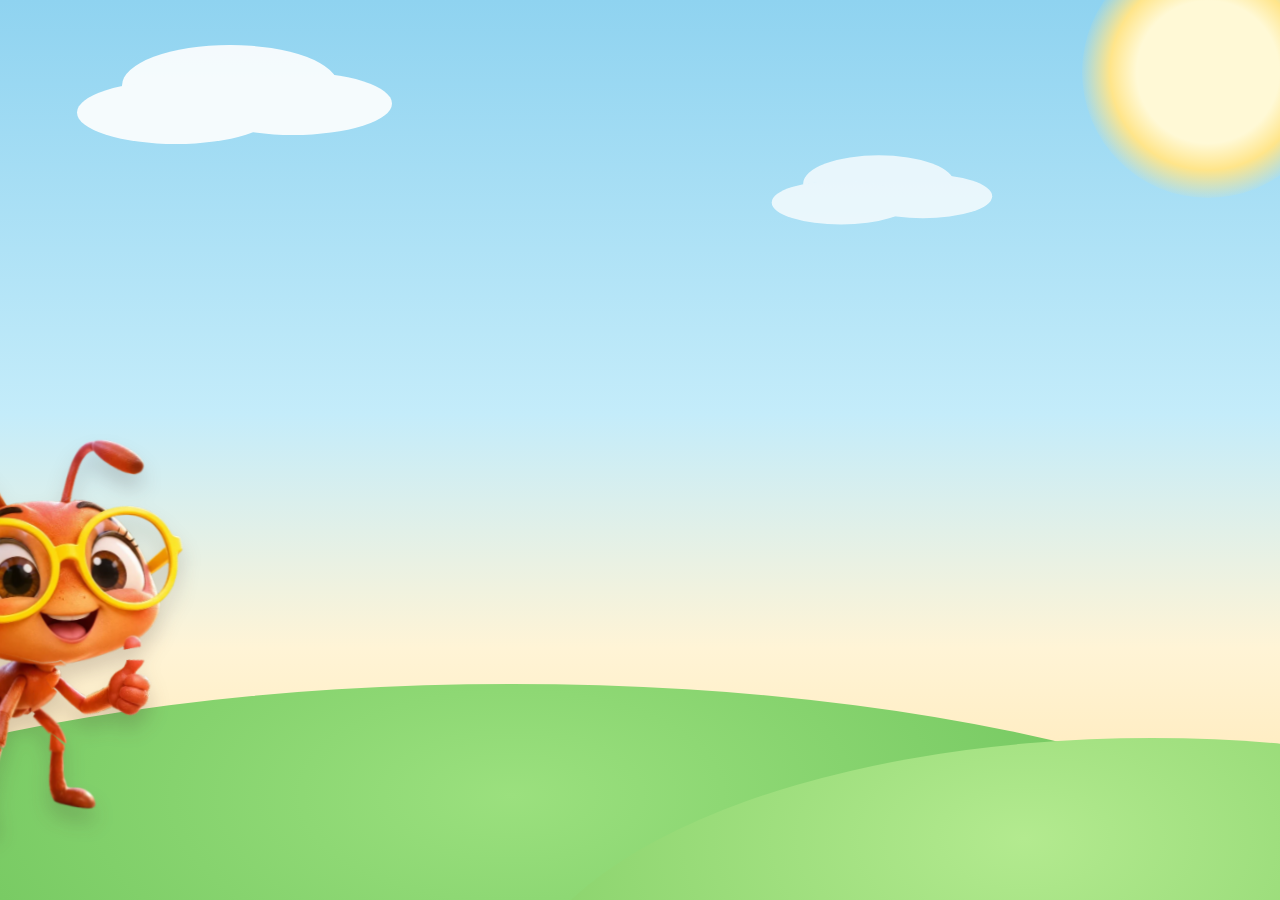
<file: intro.html>
<!DOCTYPE html>
<html lang="vi">
<head>
<meta charset="utf-8">
<meta name="viewport" content="width=device-width,initial-scale=1">
<title>PiToon – intro</title>
<link rel="preconnect" href="https://fonts.googleapis.com">
<link rel="preconnect" href="https://fonts.gstatic.com" crossorigin>
<link href="https://fonts.googleapis.com/css2?family=Fredoka:wght@600;700&family=Nunito:wght@700&display=swap" rel="stylesheet">
<link rel="stylesheet" href="intro.css">
<style>html,body{margin:0;height:100%;overflow:hidden;background:#8fd4ee}</style>
</head>
<body>
<script src="intro.js"></script>
<script>
PiToonIntro.mount({ auto: true, once: false, ads: true, ignoreReduce: true, forceMotion: true });
</script>
</body>
</html>
</file>
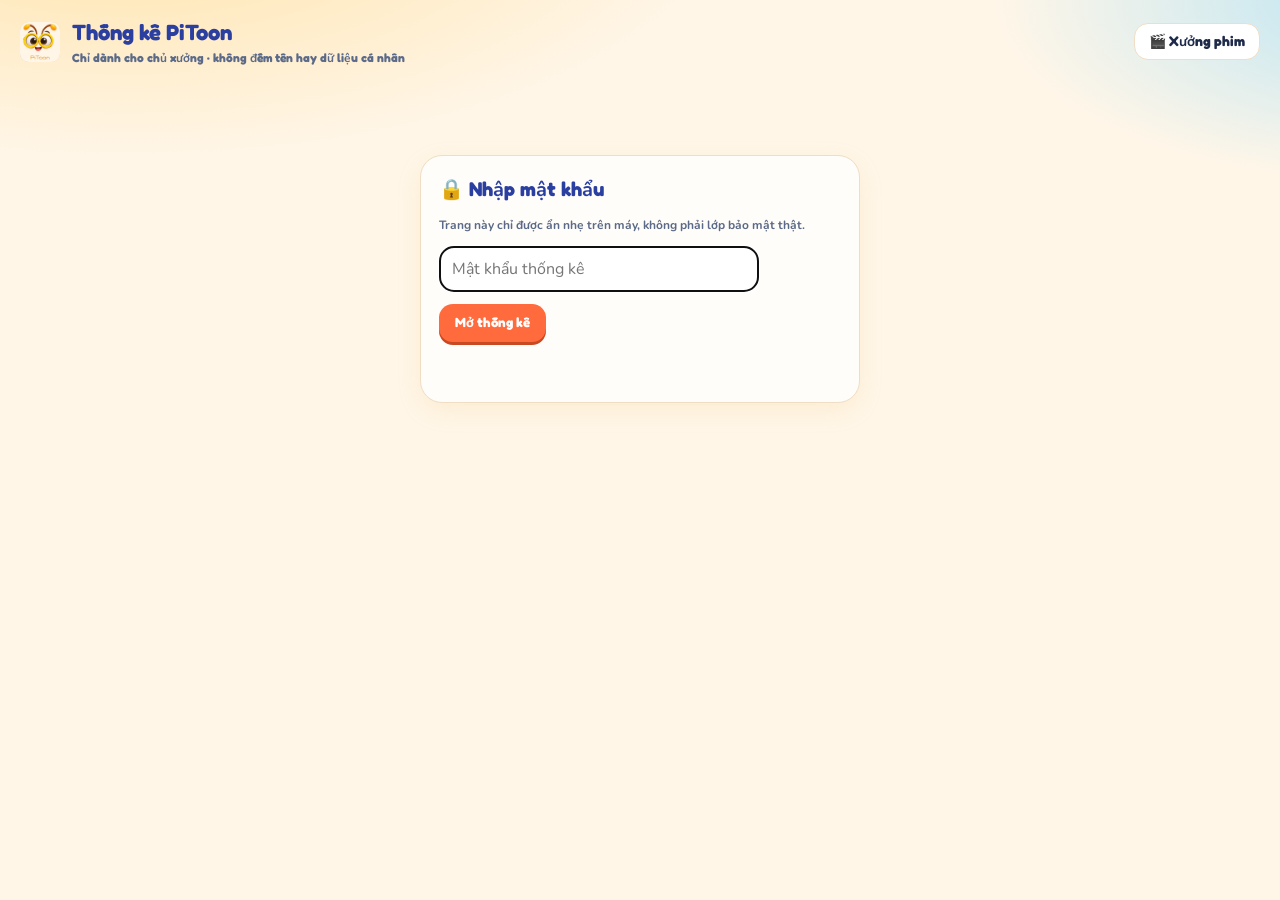
<file: thongke.html>
<!DOCTYPE html>
<html lang="vi">
<head>
<meta charset="utf-8">
<meta name="viewport" content="width=device-width,initial-scale=1,viewport-fit=cover">
<meta name="robots" content="noindex,nofollow">
<title>Thống kê PiToon</title>
<link rel="icon" href="favicon.ico">
<link rel="preconnect" href="https://fonts.googleapis.com">
<link rel="preconnect" href="https://fonts.gstatic.com" crossorigin>
<link href="https://fonts.googleapis.com/css2?family=Fredoka:wght@500;600;700&family=Nunito:wght@500;700;800&display=swap" rel="stylesheet">
<style>
:root{--bg:#fff6e8;--c:#fffdf9;--t:#1e2a4a;--m:#5b6a88;--a:#ff6b3d;--a2:#2b3fa0;--b:#f0ddc4;--ok:#16a34a;--gold:#e8b84a;--pink:#ff6b9a}
*{box-sizing:border-box}
body{margin:0;background:
  radial-gradient(1200px 500px at 10% -10%,#ffe3a8 0,transparent 50%),
  radial-gradient(900px 400px at 110% 0%,#b9e4f4 0,transparent 46%),
  var(--bg);color:var(--t);font:16px/1.5 Nunito,system-ui,-apple-system,"Segoe UI",Roboto,sans-serif;min-height:100vh}
header{display:flex;align-items:center;gap:12px;padding:16px 20px}
header img.logo{height:40px;width:auto}
header h1{font-family:Fredoka,Nunito,system-ui,sans-serif;font-size:22px;margin:0;color:var(--a2)}
header h1 small{display:block;font-size:12px;color:var(--m);font-weight:700}
main{max-width:1100px;margin:0 auto;padding:0 16px 64px}
.card{background:var(--c);border:1px solid var(--b);border-radius:22px;padding:18px;margin:12px 0;box-shadow:0 8px 24px #e8b84a22}
.g{display:grid;grid-template-columns:repeat(auto-fit,minmax(160px,1fr));gap:12px}
.stat{background:#fff;border:1px solid var(--b);border-radius:18px;padding:14px 16px}
.stat b{display:block;font-family:Fredoka,Nunito,system-ui,sans-serif;font-size:32px;color:var(--a2);line-height:1.1}
.stat span{color:var(--m);font-weight:800;font-size:13px}
h2{font-family:Fredoka,Nunito,system-ui,sans-serif;font-size:20px;margin:0 0 12px;color:var(--a2)}
table{width:100%;border-collapse:collapse;font-size:13px}
th,td{padding:8px 6px;text-align:right;border-bottom:1px dashed var(--b)}
th:first-child,td:first-child{text-align:left}
th{color:var(--m);font-size:11px;letter-spacing:.02em}
.bar-wrap{display:flex;flex-direction:column;gap:8px}
.bar-row{display:grid;grid-template-columns:110px 1fr 48px;gap:8px;align-items:center}
.bar-row span{font-weight:800;font-size:13px}
.bar{height:14px;background:#f0ddc4;border-radius:999px;overflow:hidden}
.bar i{display:block;height:100%;background:linear-gradient(90deg,#ffc84a,#ff6b3d);border-radius:999px}
.mut{color:var(--m);font-size:12px;font-weight:700}
.btn{border:0;border-radius:14px;padding:10px 16px;font-weight:800;cursor:pointer;font-family:Fredoka,Nunito,system-ui,sans-serif;background:var(--a);color:#fff;box-shadow:0 3px 0 #c94a22}
.btn[disabled]{opacity:.6;cursor:wait}
input[type=password],input[type=text]{width:100%;max-width:320px;border:1px solid var(--b);border-radius:14px;padding:10px 12px;font:inherit;background:#fff}
.err{color:#dc2626;font-weight:800;font-size:13px;min-height:1.2em}
#gate{max-width:440px;margin:8vh auto}
.note{background:#fff6;border:1px dashed var(--b);border-radius:14px;padding:10px 12px;font-size:12px;color:var(--m);font-weight:700}
#dash{display:none}
#dash.on{display:block}
</style>
</head>
<body>
<header>
  <img class="logo" src="icons/icon-192.png" alt="PiToon">
  <h1>Thống kê PiToon<small>Chỉ dành cho chủ xưởng · không đếm tên hay dữ liệu cá nhân</small></h1>
  <a href="xuongphim.html" style="margin-left:auto;border:1px solid var(--b);background:#fff;border-radius:14px;padding:8px 14px;font:700 14px Fredoka,Nunito,sans-serif;color:var(--t);text-decoration:none;white-space:nowrap">🎬 Xưởng phim</a>
</header>
<main>
  <div class="card" id="gate">
    <h2>🔒 Nhập mật khẩu</h2>
    <p class="mut">Trang này chỉ được ẩn nhẹ trên máy, không phải lớp bảo mật thật.</p>
    <form id="gateForm" style="margin-top:12px">
      <input type="password" id="pw" autocomplete="current-password" placeholder="Mật khẩu thống kê" autofocus>
      <div style="margin-top:12px"><button class="btn" type="submit">Mở thống kê</button></div>
      <p class="err" id="gateErr"></p>
    </form>
  </div>
  <div id="dash">
    <div class="card">
      <div class="row" style="display:flex;justify-content:space-between;align-items:center;gap:8px;flex-wrap:wrap">
        <h2 style="margin:0">Tổng số</h2>
        <button class="btn" id="reloadBtn" type="button">Làm mới</button>
      </div>
      <div class="g" id="totals" style="margin-top:12px"></div>
      <p class="mut" id="updated" style="margin:10px 0 0"></p>
    </div>
    <div class="card">
      <h2>Nguồn truy cập</h2>
      <div class="bar-wrap" id="sources"></div>
    </div>
    <div class="card">
      <h2>14 ngày gần nhất</h2>
      <p class="mut">Ngày tính theo UTC (chênh tối đa khoảng 7 giờ so với giờ Việt Nam, UTC+7).</p>
      <div style="overflow:auto;margin-top:8px" id="days"></div>
    </div>
    <p class="note">Bộ đếm dùng dịch vụ miễn phí Tally (tally.legible.sh), không cần tài khoản. Chỉ lưu số lượt sự kiện. Ai biết địa chỉ bộ đếm cũng có thể cộng số, nên đây là số tham khảo, không dùng để tính tiền. Mật khẩu trang này chỉ để ẩn trên trình duyệt, không phải bảo mật thật.</p>
  </div>
</main>
<script>
(function(){
  const TOPIC = "pitoon-giaangroup-ui-v1";
  const BASE = "https://tally.legible.sh/" + TOPIC + "/";
  const HASH = "6b37d7d606d2f45c9beb18f4c9244e516d02899ca1e12fda39361380e04bfa86";
  const METRICS = [
    ["app_open","Lượt mở app"],
    ["install","Lượt cài đặt"],
    ["script_created","Kịch bản đã tạo"],
    ["film_created","Phim đã dựng"],
    ["src_tiktok","Từ TikTok"],
    ["src_facebook","Từ Facebook"],
    ["src_youtube","Từ YouTube"],
    ["src_zalo","Từ Zalo"],
    ["src_direct","Trực tiếp / khác"]
  ];
  const SRC = [
    ["src_tiktok","TikTok","#111"],
    ["src_facebook","Facebook","#2b3fa0"],
    ["src_youtube","YouTube","#dc2626"],
    ["src_zalo","Zalo","#0ea5e9"],
    ["src_direct","Trực tiếp / khác","#ff6b3d"]
  ];

  async function sha(s){
    const buf = await crypto.subtle.digest("SHA-256", new TextEncoder().encode(s));
    return [...new Uint8Array(buf)].map(b=>b.toString(16).padStart(2,"0")).join("");
  }

  async function unlock(pw){
    const h = await sha(String(pw||"").trim().toLowerCase());
    if(h !== HASH) return false;
    try{ sessionStorage.setItem("pt_thongke_ok","1"); }catch(e){}
    document.getElementById("gate").style.display="none";
    document.getElementById("dash").classList.add("on");
    load();
    return true;
  }

  async function getMetric(name){
    try{
      const r = await fetch(BASE + name, { cache:"no-store", credentials:"omit", referrerPolicy:"no-referrer" });
      if(r.status === 404) return { value:0, series:{ day:[] } };
      if(!r.ok) return { value:0, series:{ day:[] } };
      const j = await r.json();
      return { value: +j.value || 0, series: j.series || { day:[] } };
    }catch(e){
      return { value:0, series:{ day:[] } };
    }
  }

  function ymdUTC(t){
    const d = new Date(t);
    const y = d.getUTCFullYear();
    const m = String(d.getUTCMonth()+1).padStart(2,"0");
    const day = String(d.getUTCDate()).padStart(2,"0");
    return y+"-"+m+"-"+day;
  }
  function last14(){
    const out=[]; const now=new Date();
    for(let i=13;i>=0;i--){
      const d=new Date(Date.UTC(now.getUTCFullYear(), now.getUTCMonth(), now.getUTCDate()-i));
      out.push(ymdUTC(d.getTime()));
    }
    return out;
  }

  function fmt(n){ return (+n||0).toLocaleString("vi-VN"); }

  async function load(){
    const btn=document.getElementById("reloadBtn");
    if(btn) btn.disabled=true;
    const data={};
    await Promise.all(METRICS.map(async ([k])=>{ data[k]=await getMetric(k); }));
    const totals=document.getElementById("totals");
    const cards=[
      ["app_open","Lượt mở app"],
      ["install","Đã cài app"],
      ["script_created","Kịch bản"],
      ["film_created","Phim"]
    ];
    totals.innerHTML=cards.map(([k,l])=>`<div class="stat"><b>${fmt(data[k].value)}</b><span>${l}</span></div>`).join("");

    const maxSrc=Math.max(1,...SRC.map(([k])=>data[k].value));
    document.getElementById("sources").innerHTML=SRC.map(([k,l,c])=>{
      const v=data[k].value, w=Math.round(v/maxSrc*100);
      return `<div class="bar-row"><span>${l}</span><div class="bar"><i style="width:${w}%;background:${c}"></i></div><span>${fmt(v)}</span></div>`;
    }).join("");

    const days=last14();
    const daily={};
    for(const [k] of METRICS){
      daily[k]={};
      for(const b of (data[k].series.day||[])){
        daily[k][ymdUTC(b.t)] = +b.sum || 0;
      }
    }
    const cols=[
      ["Ngày","date"],
      ["Mở app","app_open"],
      ["TikTok","src_tiktok"],
      ["Facebook","src_facebook"],
      ["YouTube","src_youtube"],
      ["Zalo","src_zalo"],
      ["Trực tiếp","src_direct"],
      ["Cài","install"],
      ["Kịch bản","script_created"],
      ["Phim","film_created"]
    ];
    let html=`<table><thead><tr>${cols.map(c=>`<th>${c[0]}</th>`).join("")}</tr></thead><tbody>`;
    for(const d of days){
      html+=`<tr><td>${d}</td>`;
      for(let i=1;i<cols.length;i++){
        const k=cols[i][1];
        html+=`<td>${fmt(daily[k][d]||0)}</td>`;
      }
      html+=`</tr>`;
    }
    html+=`</tbody></table>`;
    document.getElementById("days").innerHTML=html;
    document.getElementById("updated").textContent="Cập nhật: "+new Date().toLocaleString("vi-VN",{timeZone:"Asia/Bangkok"})+" (giờ Việt Nam, UTC+7)";
    if(btn) btn.disabled=false;
  }

  document.getElementById("gateForm").addEventListener("submit", async ev=>{
    ev.preventDefault();
    const ok=await unlock(document.getElementById("pw").value);
    document.getElementById("gateErr").textContent=ok?"":"Sai mật khẩu.";
  });
  document.getElementById("reloadBtn").addEventListener("click", load);

  try{
    if(sessionStorage.getItem("pt_thongke_ok")==="1"){
      document.getElementById("gate").style.display="none";
      document.getElementById("dash").classList.add("on");
      load();
    }
  }catch(e){}
})();
</script>
</body>
</html>
</file>
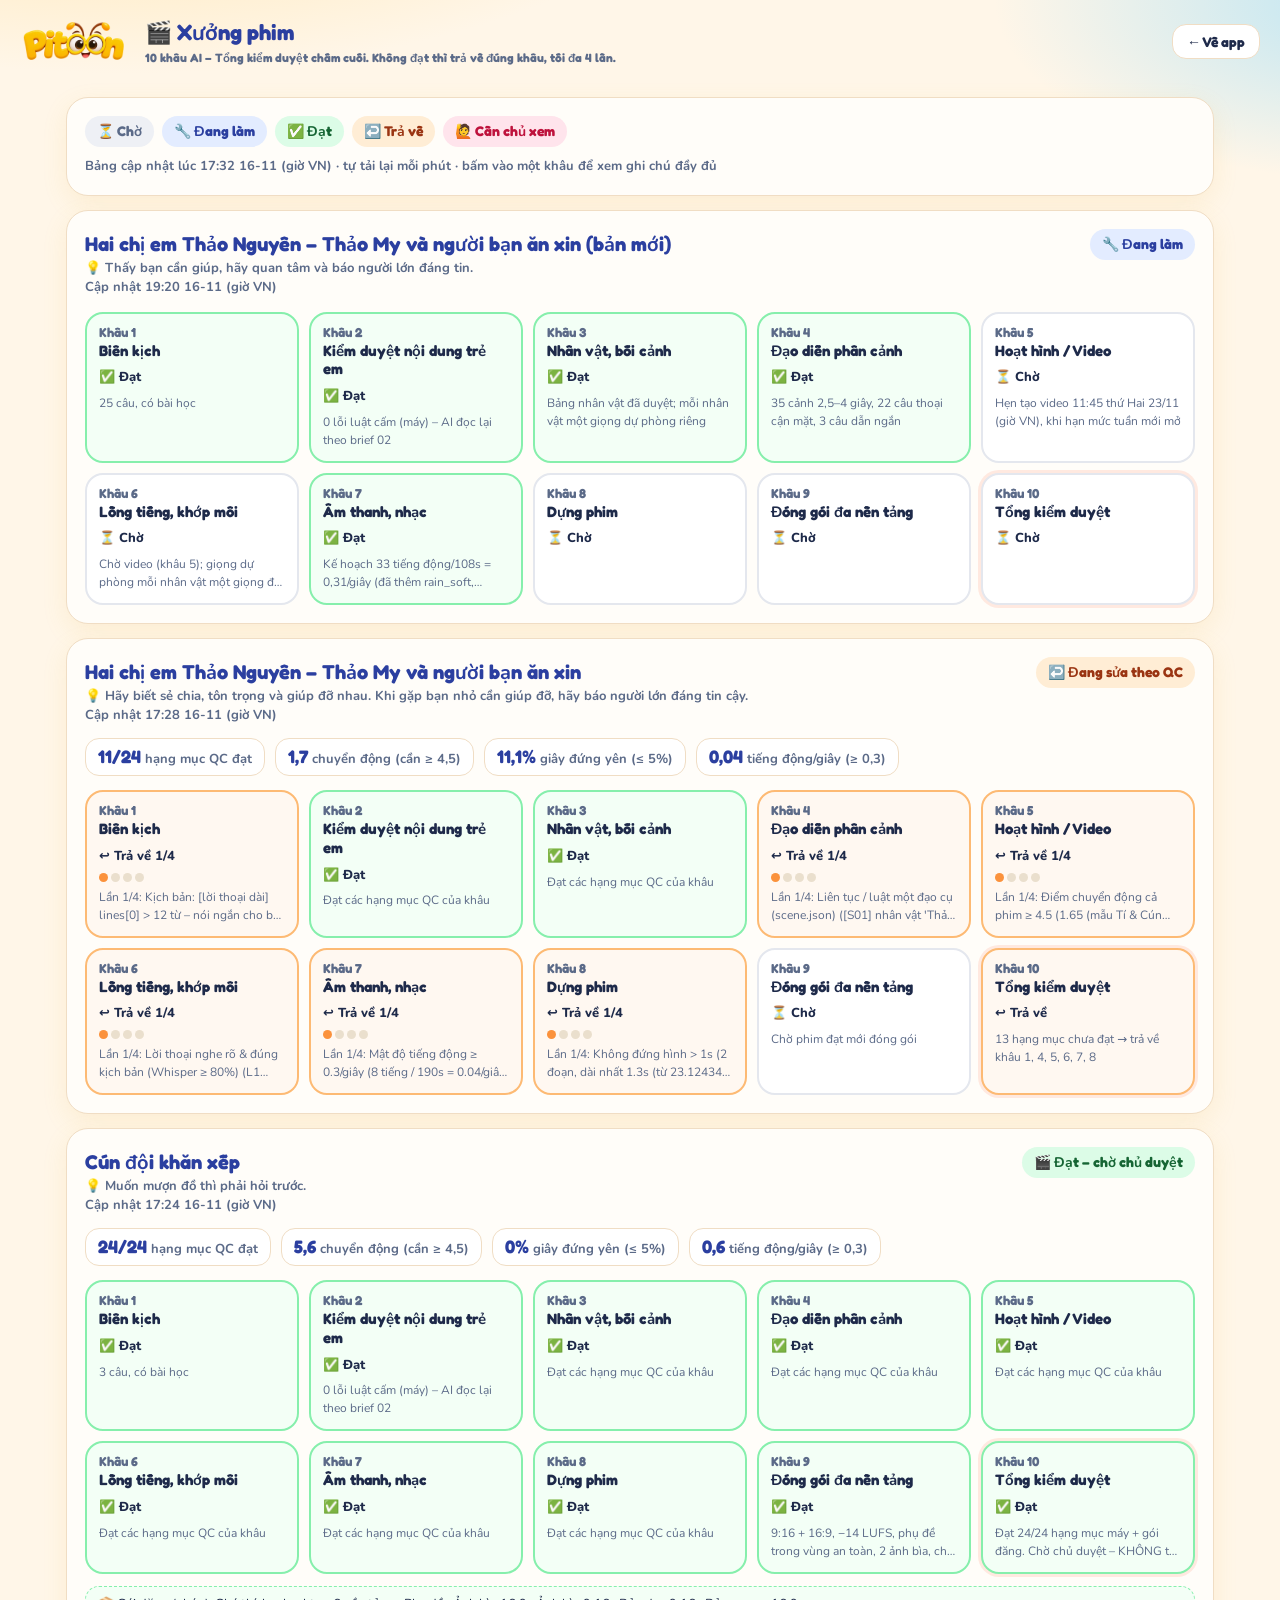
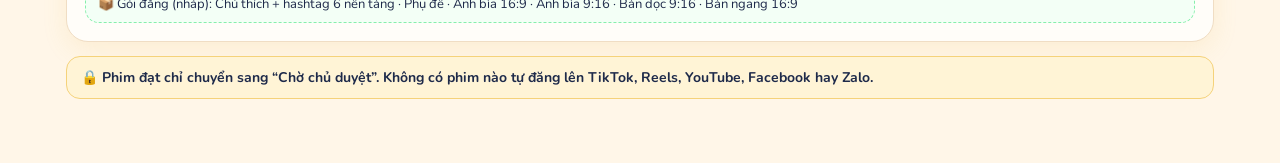
<file: xuongphim.html>
<!DOCTYPE html>
<html lang="vi">
<head>
<meta charset="utf-8">
<meta name="viewport" content="width=device-width,initial-scale=1,viewport-fit=cover">
<meta name="robots" content="noindex,nofollow">
<title>Xưởng phim PiToon – bảng 10 khâu</title>
<link rel="icon" href="favicon.ico">
<link rel="preconnect" href="https://fonts.googleapis.com"><link rel="preconnect" href="https://fonts.gstatic.com" crossorigin>
<link href="https://fonts.googleapis.com/css2?family=Fredoka:wght@500;600;700&family=Nunito:wght@500;700;800&display=swap" rel="stylesheet">
<style>
:root{--bg:#fff6e8;--c:#fffdf9;--t:#1e2a4a;--m:#5b6a88;--a:#ff6b3d;--a2:#2b3fa0;--b:#f0ddc4;--ok:#16a34a;--gold:#e8b84a;--pink:#ff6b9a}
*{box-sizing:border-box}
body{margin:0;background:radial-gradient(1200px 500px at 10% -10%,#ffe3a8 0,transparent 50%),radial-gradient(900px 400px at 110% 0%,#b9e4f4 0,transparent 46%),var(--bg);color:var(--t);font:16px/1.5 Nunito,system-ui,-apple-system,"Segoe UI",Roboto,sans-serif;min-height:100vh}
header{display:flex;align-items:center;gap:12px;padding:16px 20px;flex-wrap:wrap}
header img.logo{height:40px;width:auto}
header h1{font-family:Fredoka,Nunito,system-ui,sans-serif;font-size:22px;margin:0;color:var(--a2);flex:1;min-width:220px}
header h1 small{display:block;font-size:12px;color:var(--m);font-weight:700}
main{max-width:1180px;margin:0 auto;padding:0 16px 64px}
.card{background:var(--c);border:1px solid var(--b);border-radius:22px;padding:18px;margin:14px 0;box-shadow:0 8px 24px #e8b84a22}
h2{font-family:Fredoka,Nunito,system-ui,sans-serif;font-size:20px;margin:0;color:var(--a2)}
.mut{color:var(--m);font-size:13px;font-weight:700}
.top{display:flex;gap:10px;align-items:flex-start;flex-wrap:wrap}.top .ti{flex:1;min-width:220px}
.pill{display:inline-flex;align-items:center;gap:6px;border-radius:999px;padding:6px 12px;font:700 14px Fredoka,Nunito,sans-serif;white-space:nowrap}
.p-cho{background:#eef0f5;color:#5b6a88}.p-dang_lam{background:#e3ecff;color:#2b3fa0}.p-dat,.p-cho_chu_duyet,.p-chu_da_duyet{background:#dcfce7;color:#166534}
.p-tra_ve{background:#ffedd5;color:#9a3412}.p-can_chu_xem{background:#ffe4ec;color:#be123c}
.flow{display:grid;grid-template-columns:repeat(5,1fr);gap:10px;margin-top:14px}
@media(max-width:820px){.flow{grid-template-columns:repeat(2,1fr)}}
.st{position:relative;border-radius:18px;padding:10px 12px 12px;border:2px solid var(--b);background:#fff;min-height:112px;cursor:pointer;transition:transform .15s}
.st:hover{transform:translateY(-2px)}
.st .n{font:700 13px Fredoka,Nunito,sans-serif;color:var(--m)}.st .nm{font:700 15px/1.25 Fredoka,Nunito,sans-serif;margin:2px 0 8px}
.st .s{font-weight:800;font-size:13px}.st .nt{font-size:12px;color:var(--m);margin-top:6px;display:-webkit-box;-webkit-line-clamp:2;-webkit-box-orient:vertical;overflow:hidden}
.st.open .nt{-webkit-line-clamp:unset}
.st.cho{border-color:#e4e7ee}.st.dang_lam{border-color:#9db4ff;background:#f5f8ff}.st.dat{border-color:#86efac;background:#f3fff6}
.st.tra_ve{border-color:#fdba74;background:#fff8f1}.st.can_chu_xem{border-color:#fda4af;background:#fff4f6}
.st.last{grid-column:span 1;box-shadow:0 0 0 3px #ff6b3d22}
.dots{display:flex;gap:3px;margin-top:6px}.dots i{width:9px;height:9px;border-radius:50%;background:#eadfcd}.dots i.on{background:#fb923c}.dots i.max{background:#e11d48}
.kpi{display:flex;gap:10px;flex-wrap:wrap;margin-top:12px}.kpi div{background:#fff;border:1px solid var(--b);border-radius:14px;padding:6px 12px;font-size:13px;font-weight:700;color:var(--m)}
.kpi b{font:700 18px Fredoka,Nunito,sans-serif;color:var(--a2);margin-right:4px}
.out{margin-top:12px;font-size:13px;background:#f3fff6;border:1px dashed #86efac;border-radius:14px;padding:8px 12px}
.legend{display:flex;gap:8px;flex-wrap:wrap}.note{background:#fff4d6;border:1px solid #f5d27a;border-radius:14px;padding:10px 14px;font-size:14px;font-weight:700}
a.b2{border:1px solid var(--b);background:#fff;border-radius:14px;padding:8px 14px;font:700 14px Fredoka,Nunito,sans-serif;color:var(--t);text-decoration:none}
.err{color:#be123c;font-weight:800}
</style>
</head>
<body>
<header><img class="logo" src="assets/logo_sm.webp" alt="PiToon"><h1>🎬 Xưởng phim<small>10 khâu AI – Tổng kiểm duyệt chấm cuối. Không đạt thì trả về đúng khâu, tối đa 4 lần.</small></h1><a class="b2" href="./">← Về app</a></header>
<main>
 <div class="card"><div class="legend" id="legend"></div><p class="mut" id="upd" style="margin:10px 0 0">Đang tải bảng…</p></div>
 <div id="films"></div>
 <div class="note">🔒 Phim đạt chỉ chuyển sang “Chờ chủ duyệt”. Không có phim nào tự đăng lên TikTok, Reels, YouTube, Facebook hay Zalo.</div>
</main>
<script>
(function(){
var ST={cho:["⏳","Chờ"],dang_lam:["🔧","Đang làm"],dat:["✅","Đạt"],tra_ve:["↩️","Trả về"],can_chu_xem:["🙋","Cần chủ xem"]};
var OV={cho:["⏳","Chưa bắt đầu"],dang_lam:["🔧","Đang làm"],tra_ve:["↩️","Đang sửa theo QC"],can_chu_xem:["🙋","Cần chủ xem"],cho_chu_duyet:["🎬","Đạt – chờ chủ duyệt"],chu_da_duyet:["🌟","Chủ đã duyệt (chưa đăng)"]};
var OUT={"vertical_9x16.mp4":"Bản dọc 9:16","youtube_16x9.mp4":"Bản ngang 16:9","subs.srt":"Phụ đề","thumb_16x9.jpg":"Ảnh bìa 16:9","thumb_9x16.jpg":"Ảnh bìa 9:16","metadata.json":"Chú thích + hashtag 6 nền tảng"};
function esc(s){return String(s==null?"":s).replace(/[&<>"]/g,function(c){return{"&":"&amp;","<":"&lt;",">":"&gt;",'"':"&quot;"}[c]})}
function vn(iso){try{var d=new Date(iso);return d.toLocaleString("vi-VN",{timeZone:"Asia/Bangkok",hour:"2-digit",minute:"2-digit",day:"2-digit",month:"2-digit"})+" (giờ VN)"}catch(e){return iso}}
function num(x,d){return x==null?"–":String(Math.round(x*Math.pow(10,d||1))/Math.pow(10,d||1)).replace(".",",")}
document.getElementById("legend").innerHTML=Object.keys(ST).map(function(k){return '<span class="pill p-'+k+'">'+ST[k][0]+" "+ST[k][1]+"</span>"}).join("");
function film(f,max){
 var o=OV[f.overall]||OV.cho,q=f.qc||{};
 var h='<div class="card"><div class="top"><div class="ti"><h2>'+esc(f.title)+'</h2>'+(f.lesson?'<div class="mut">💡 '+esc(f.lesson)+"</div>":"")+'<div class="mut">Cập nhật '+vn(f.updated)+'</div></div><span class="pill p-'+esc(f.overall)+'">'+o[0]+" "+o[1]+"</span></div>";
 if(q.total)h+='<div class="kpi"><div><b>'+q.passed+"/"+q.total+'</b>hạng mục QC đạt</div><div><b>'+num(q.motion)+'</b>chuyển động (cần ≥ 4,5)</div><div><b>'+num(q.static_pct,0)+'%</b>giây đứng yên (≤ 5%)</div><div><b>'+num(q.sfx_per_s,2)+'</b>tiếng động/giây (≥ 0,3)</div></div>';
 h+='<div class="flow">'+f.stages.map(function(s){var t=ST[s.state]||ST.cho,r=Math.min(s.round||0,max),dots="";
  for(var i=1;i<=max;i++)dots+='<i class="'+(i<=r?(s.state==="can_chu_xem"?"max":"on"):"")+'"></i>';
  return '<div class="st '+esc(s.state)+(s.n===10?" last":"")+'" onclick="this.classList.toggle(\'open\')" title="'+esc(s.note)+'"><div class="n">Khâu '+s.n+'</div><div class="nm">'+esc(s.name)+'</div><div class="s">'+t[0]+" "+t[1]+(s.state==="tra_ve"&&s.n!==10?" "+r+"/"+max:"")+"</div>"+(r?'<div class="dots" aria-label="'+r+" / "+max+' vòng">'+dots+"</div>":"")+(s.note?'<div class="nt">'+esc(s.note)+"</div>":"")+"</div>"}).join("")+"</div>";
 if(f.outputs&&f.outputs.length)h+='<div class="out">📦 Gói đăng (nháp): '+f.outputs.map(function(x){return esc(OUT[x]||x)}).join(" · ")+"</div>";
 return h+"</div>"}
function load(){fetch("studio/status.json?t="+Date.now(),{cache:"no-store"}).then(function(r){if(!r.ok)throw new Error("HTTP "+r.status);return r.json()}).then(function(b){
  var max=b.max_rounds||4;document.getElementById("films").innerHTML=(b.films||[]).map(function(f){return film(f,max)}).join("");
  document.getElementById("upd").textContent="Bảng cập nhật lúc "+vn(b.updated)+" · tự tải lại mỗi phút · bấm vào một khâu để xem ghi chú đầy đủ";
 }).catch(function(e){document.getElementById("upd").innerHTML='<span class="err">Chưa tải được bảng ('+esc(e.message)+'). Sẽ thử lại sau 1 phút.</span>'})}
load();setInterval(load,60000);document.addEventListener("visibilitychange",function(){if(!document.hidden)load()});
})();
</script>
</body>
</html>
</file>
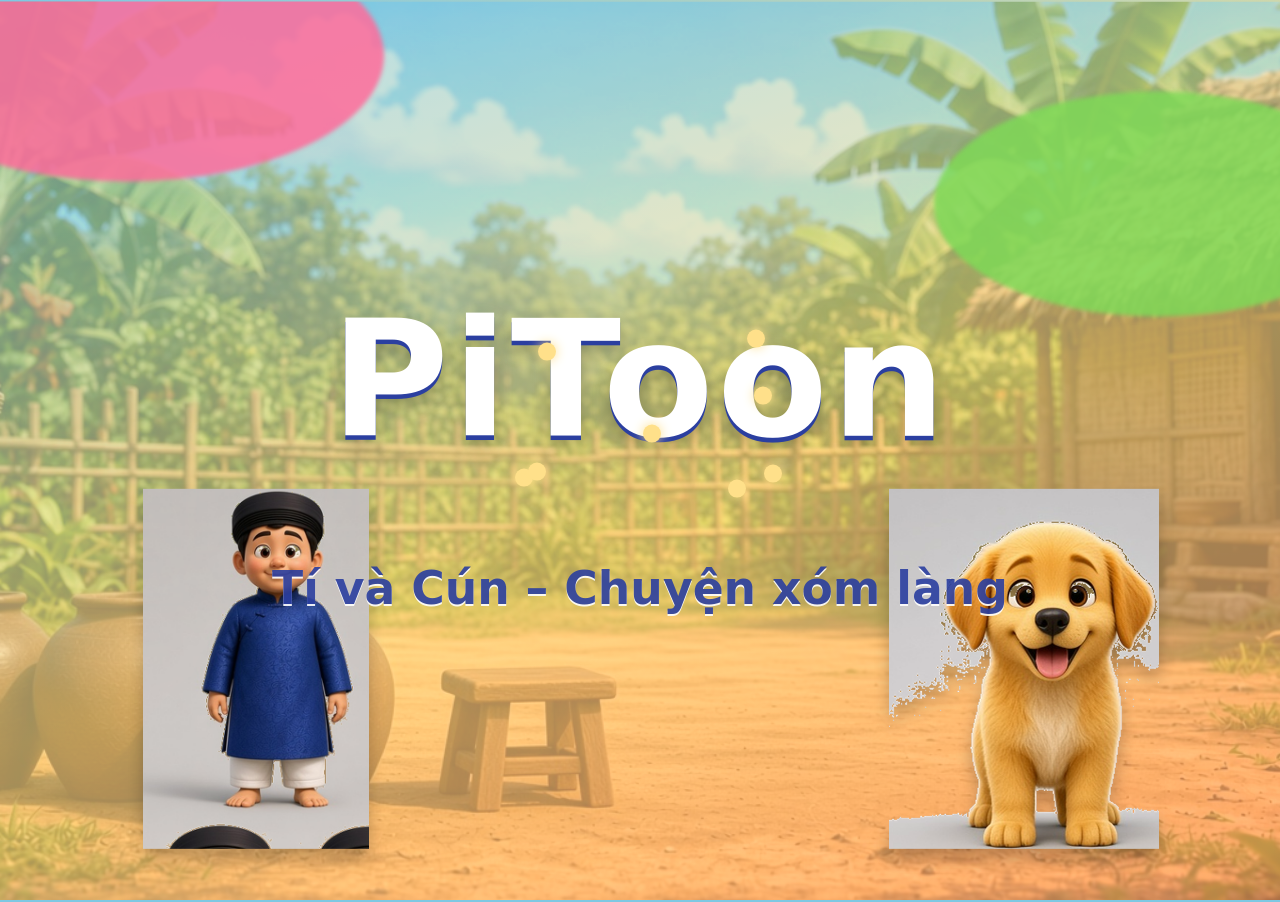
<file: tools/motion/templates/intro.html>
<!doctype html><html><head><meta charset=utf-8>
<link rel=stylesheet href=base.css>
<style>
body{background:linear-gradient(160deg,#7EC8E3 0%,#FFE08A 55%,#FF9F6B 100%);font-family:DejaVu Sans,Segoe UI,system-ui,sans-serif}
.logo{font-size:clamp(48px,12vw,140px);position:absolute;left:50%;top:42%;transform:translate(-50%,-50%) scale(0);font-weight:900;color:#FFF;text-shadow:0 4px 0 #2B3FA0,0 8px 16px rgba(0,0,0,.25)}
.series{position:absolute;left:50%;top:62%;transform:translate(-50%,0) scale(0);font-size:clamp(22px,4.5vw,48px);color:#2B3FA0;font-weight:800;text-align:center;text-shadow:0 2px 0 #fff;width:90%}
.char{position:absolute;bottom:6%;width:34%;height:40%;object-fit:contain;object-position:bottom;filter:drop-shadow(0 10px 8px rgba(0,0,0,.25));opacity:0}
.char.ti{left:3%} .char.cun{right:3%}
.blob{position:absolute;border-radius:50%;opacity:.85}
.spark{position:absolute;width:18px;height:18px;background:#FFE08A;border-radius:50%;box-shadow:0 0 12px #FFE08A}
</style></head><body>
<div class=stage id=stage>
  <div class=bg style="background-image:url('../assets/san.png');opacity:.35;filter:saturate(1.2) brightness(1.1);position:absolute;inset:0;background-size:cover"></div>
  <div class="blob" style="width:40%;height:28%;background:#FF6B9A;left:-10%;top:-8%"></div>
  <div class="blob" style="width:35%;height:25%;background:#7ED957;right:-8%;top:10%"></div>
  <img class="char ti" id=ti src="../assets/ti.png" alt="">
  <img class="char cun" id=cun src="../assets/cun.png" alt="">
  <div class=logo id=logo>PiToon</div>
  <div class=series id=series>Tí và Cún – Chuyện xóm làng</div>
</div>
<script>
class S{constructor(x=0,k=260,c=14){this.x=x;this.v=0;this.k=k;this.c=c;this.t=x}
set(t){this.t=t} step(dt){const a=-this.k*(this.x-this.t)-this.c*this.v;this.v+=a*dt;this.x+=this.v*dt;return this.x}}
const logo=document.getElementById('logo'), series=document.getElementById('series');
const ti=document.getElementById('ti'), cun=document.getElementById('cun');
const sLogo=new S(0), sSer=new S(0,200,16), sTi=new S(0,180,14), sCun=new S(0,180,14);
let start=0, prev=0, sparked=0;
function frame(now){
  if(!start) start=now; const t=(now-start)/1000; const dt=Math.min(.033,(now-prev)/1000||.016); prev=now;
  if(t>.15) sLogo.set(1); if(t>.9) sSer.set(1); if(t>.4){sTi.set(1);sCun.set(1)}
  const L=sLogo.step(dt), S=sSer.step(dt), T=sTi.step(dt), C=sCun.step(dt);
  const bob=Math.sin(t*2.5)*4;
  document.getElementById('stage').style.transform=`translateY(${bob}px)`;
  logo.style.transform=`translate(-50%,-50%) scale(${.2+L*.95}) rotate(${(1-L)*-12}deg)`;
  logo.style.opacity=Math.min(1,L*1.4);
  series.style.transform=`translate(-50%,0) scale(${.5+S*.5})`; series.style.opacity=S;
  ti.style.transform=`translateY(${(1-T)*40}%)`; ti.style.opacity=T;
  cun.style.transform=`translateY(${(1-C)*40}%)`; cun.style.opacity=C;
  if(L>.98 && !sparked){sparked=1; for(let i=0;i<8;i++){const s=document.createElement('div');s.className='spark';
    s.style.left=(40+Math.random()*20)+'%';s.style.top=(35+Math.random()*20)+'%';document.getElementById('stage').appendChild(s)}}
  requestAnimationFrame(frame);
}
requestAnimationFrame(frame); window.__DURATION=3.6; window.__READY=true;
</script></body></html>
</file>
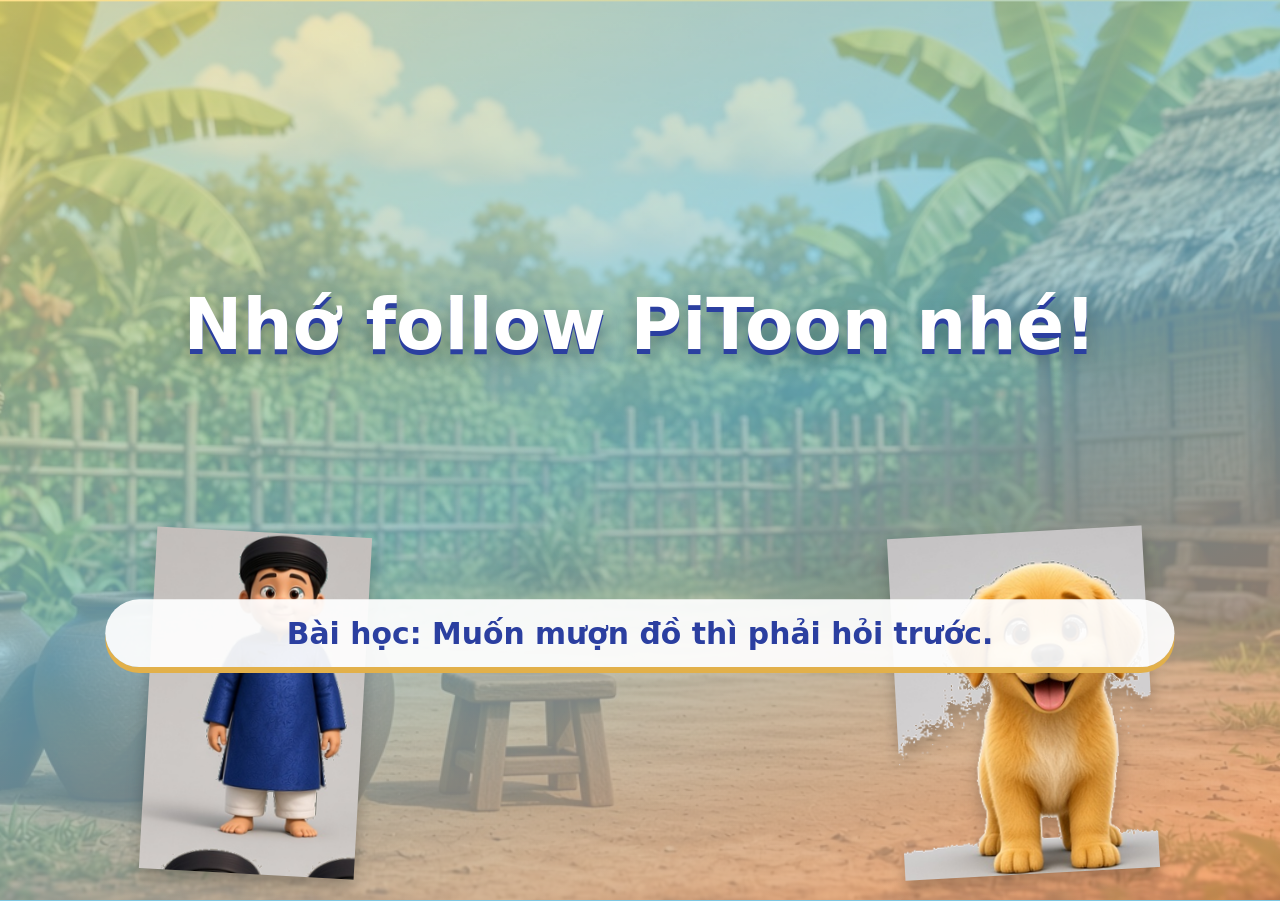
<file: tools/motion/templates/outro.html>
<!doctype html><html><head><meta charset=utf-8>
<link rel=stylesheet href=base.css>
<style>
body{background:linear-gradient(160deg,#FFE08A,#7EC8E3 50%,#FF9F6B);font-family:DejaVu Sans,Segoe UI,system-ui,sans-serif}
.cta{position:absolute;left:50%;top:36%;transform:translate(-50%,-50%) scale(0);font-size:clamp(28px,7vw,64px);
  font-weight:900;color:#fff;text-align:center;text-shadow:0 4px 0 #2B3FA0,0 8px 18px rgba(0,0,0,.3);width:90%;line-height:1.25}
.lesson{position:absolute;left:50%;bottom:26%;transform:translateX(-50%) scale(0);width:84%;font-size:clamp(16px,3.6vw,30px);text-align:center;
  font-weight:700;color:#2B3FA0;background:rgba(255,255,255,.92);border-radius:1.2em;padding:.55em 1em;box-shadow:0 6px 0 #E2B04A}
.char{position:absolute;bottom:3%;width:34%;height:38%;object-fit:contain;object-position:bottom;filter:drop-shadow(0 10px 8px rgba(0,0,0,.25));opacity:0}
.char.ti{left:3%} .char.cun{right:3%}
</style></head><body>
<div class=stage>
  <div class=bg style="background-image:url('../assets/san.png');opacity:.3;position:absolute;inset:0;background-size:cover"></div>
  <img class="char ti" id=ti src="../assets/ti.png" alt="">
  <img class="char cun" id=cun src="../assets/cun.png" alt="">
  <div class=cta id=cta>Nhớ follow PiToon nhé!</div>
  <div class=lesson id=lesson>Bài học: Muốn mượn đồ thì phải hỏi trước.</div>
</div>
<script>
const q=new URLSearchParams(location.search); if(q.get('lesson')) lesson.textContent='Bài học: '+q.get('lesson');
class S{constructor(x=0,k=200,c=14){this.x=x;this.v=0;this.k=k;this.c=c;this.t=x}
set(t){this.t=t} step(dt){const a=-this.k*(this.x-this.t)-this.c*this.v;this.v+=a*dt;this.x+=this.v*dt;return this.x}}
const sA=new S,sL=new S,sT=new S,sC=new S; let start=0, prev=0;
function f(now){if(!start)start=now; const t=(now-start)/1000,dt=Math.min(.033,(now-prev)/1000||.016);prev=now;
  if(t>.1)sA.set(1); if(t>.5)sL.set(1); if(t>.2){sT.set(1);sC.set(1)}
  const A=sA.step(dt),L=sL.step(dt),T=sT.step(dt),C=sC.step(dt);
  const bob=Math.sin(t*2.5)*3, w=Math.sin(t*6)*10;
  document.querySelector('.stage').style.transform=`translateY(${bob}px)`;
  cta.style.transform=`translate(-50%,-50%) scale(${.4+A*.7})`;
  lesson.style.transform=`translateX(-50%) scale(${.5+L*.5})`;
  ti.style.opacity=T; ti.style.transform=`translateY(${(1-T)*30}%) rotate(${w}deg)`;
  cun.style.opacity=C; cun.style.transform=`translateY(${(1-C)*30}%) rotate(${-w}deg)`;
  requestAnimationFrame(f)}
requestAnimationFrame(f); window.__DURATION=3.2; window.__READY=true;
</script></body></html>
</file>
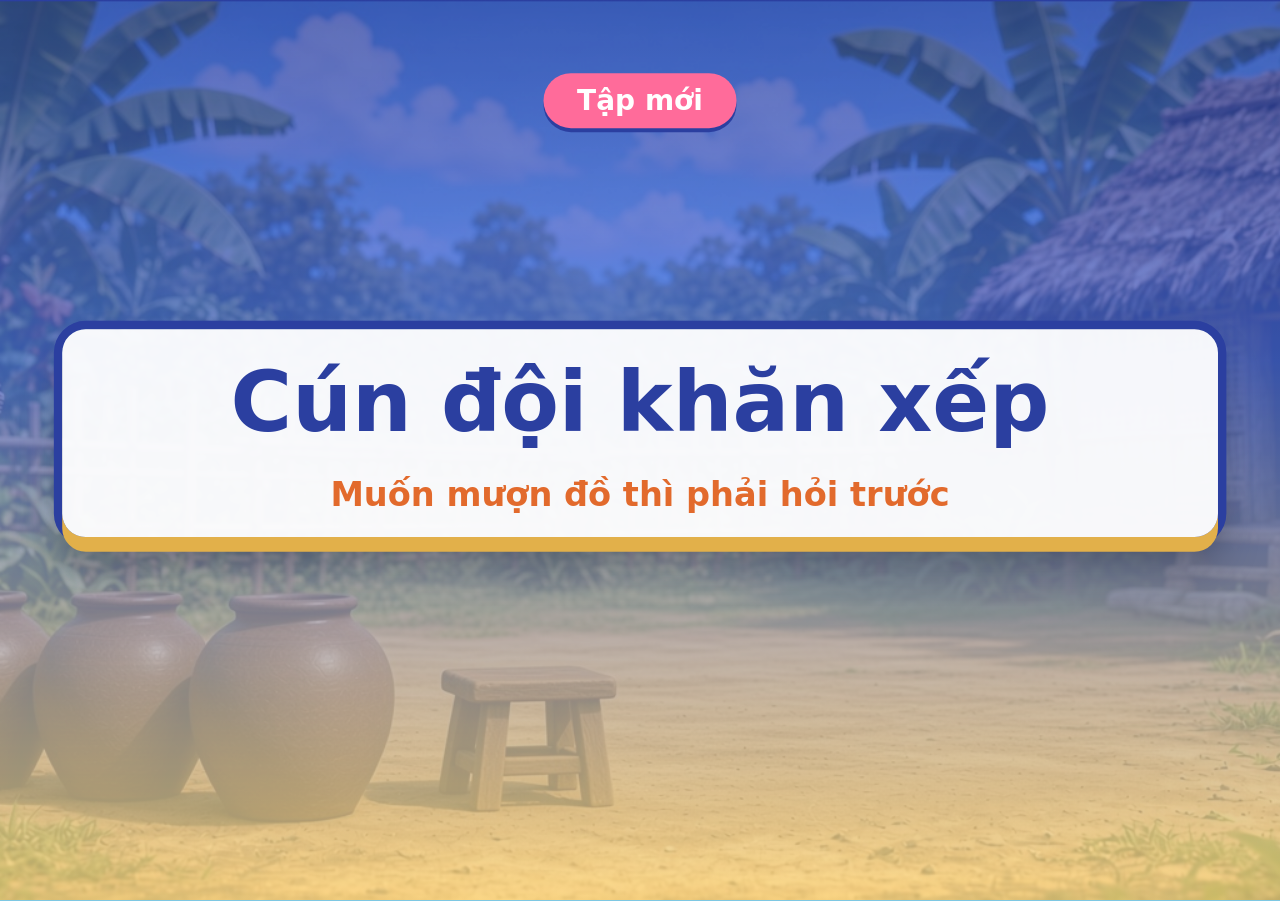
<file: tools/motion/templates/title.html>
<!doctype html><html><head><meta charset=utf-8>
<link rel=stylesheet href=base.css>
<style>
body{background:linear-gradient(180deg,#2B3FA0 0%,#4A6FE3 40%,#FFE08A 100%);font-family:DejaVu Sans,Segoe UI,system-ui,sans-serif}
.card{position:absolute;left:50%;top:48%;transform:translate(-50%,-50%) scale(0);width:86%;text-align:center;
  background:rgba(255,255,255,.95);border-radius:1.4em;padding:1.4em 1em;box-shadow:0 14px 0 #E2B04A,0 0 0 8px #2B3FA0,0 24px 40px rgba(0,0,0,.3)}
.card h1{font-size:clamp(32px,8vw,80px);color:#2B3FA0;font-weight:900;line-height:1.2}
.card p{margin-top:.6em;font-size:clamp(16px,3.5vw,32px);color:#E26A2C;font-weight:700}
.ep{position:absolute;top:8%;left:50%;transform:translateX(-50%) scale(0);background:#FF6B9A;color:#fff;font-weight:900;
  padding:.4em 1.2em;border-radius:2em;font-size:clamp(16px,3.5vw,28px);box-shadow:0 4px 0 #2B3FA0}
</style></head><body>
<div class=stage>
  <div class=bg style="background-image:url('../assets/san.png');opacity:.25;position:absolute;inset:0;background-size:cover"></div>
  <div class=ep id=ep>Tập mới</div>
  <div class=card id=card>
    <h1 id=title>Cún đội khăn xếp</h1>
    <p id=lesson>Muốn mượn đồ thì phải hỏi trước</p>
  </div>
</div>
<script>
const q=new URLSearchParams(location.search);
if(q.get('title')) title.textContent=q.get('title');
if(q.get('lesson')) lesson.textContent=q.get('lesson');
if(q.get('ep')) ep.textContent=q.get('ep');
class S{constructor(x=0,k=240,c=14){this.x=x;this.v=0;this.k=k;this.c=c;this.t=x}
set(t){this.t=t} step(dt){const a=-this.k*(this.x-this.t)-this.c*this.v;this.v+=a*dt;this.x+=this.v*dt;return this.x}}
const sC=new S(0), sE=new S(0); let start=0, prev=0;
function f(now){if(!start)start=now; const t=(now-start)/1000,dt=Math.min(.033,(now-prev)/1000||.016);prev=now;
  if(t>.1)sE.set(1); if(t>.35)sC.set(1);
  const C=sC.step(dt),E=sE.step(dt), bob=Math.sin(t*2.5)*3;
  document.querySelector('.stage').style.transform=`translateY(${bob}px)`;
  card.style.transform=`translate(-50%,-50%) scale(${.3+C*.75}) rotate(${(1-C)*8}deg)`;
  ep.style.transform=`translateX(-50%) scale(${E})`;
  requestAnimationFrame(f)}
requestAnimationFrame(f); window.__DURATION=2.8; window.__READY=true;
</script></body></html>
</file>
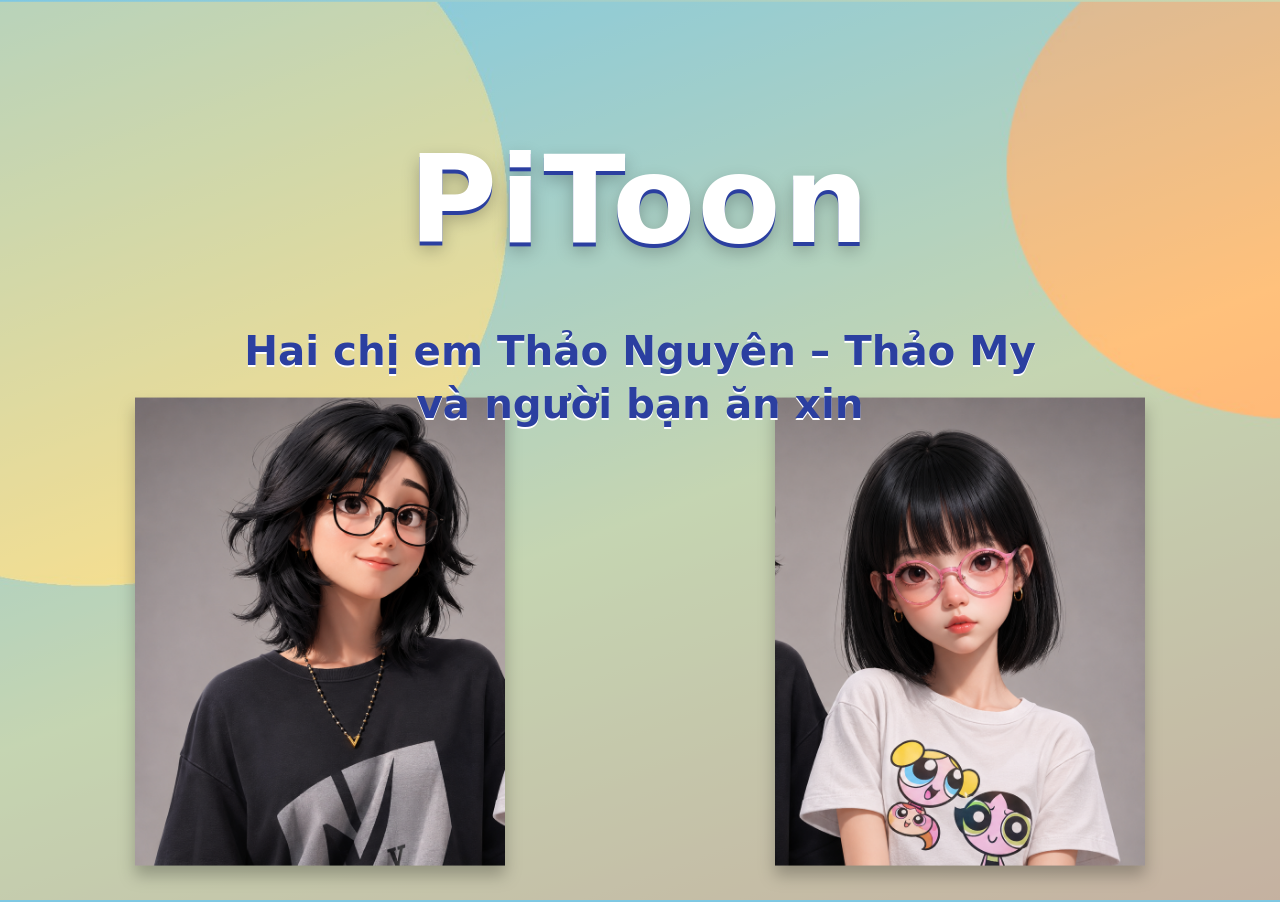
<file: films/thao_sisters/motion/templates/intro.html>
<!doctype html><html><head><meta charset=utf-8>
<link rel=stylesheet href=base.css>
<style>
body{background:linear-gradient(160deg,#7EC8E3 0%,#FFE08A 55%,#FF9F6B 100%);font-family:DejaVu Sans,Segoe UI,system-ui,sans-serif}
.logo{font-size:clamp(40px,9vw,120px);position:absolute;left:50%;top:22%;transform:translate(-50%,-50%) scale(0);font-weight:900;color:#FFF;text-shadow:0 4px 0 #2B3FA0,0 8px 16px rgba(0,0,0,.25)}
.series{position:absolute;left:50%;top:36%;transform:translate(-50%,0) scale(0);font-size:clamp(18px,3.2vw,40px);color:#2B3FA0;font-weight:800;text-align:center;text-shadow:0 2px 0 #fff;width:86%;line-height:1.3}
.char{position:absolute;bottom:4%;width:38%;height:52%;object-fit:contain;object-position:bottom;filter:drop-shadow(0 10px 8px rgba(0,0,0,.25));opacity:0}
.char.nguyen{left:6%} .char.my{right:6%}
</style></head><body>
<div class=stage id=stage>
  <div class=bg style="background:url('../assets/bg.jpg') center/cover;position:absolute;inset:0;opacity:.45"></div>
  <img class="char nguyen" id=nguyen src="../assets/nguyen.png" alt="">
  <img class="char my" id=my src="../assets/my.png" alt="">
  <div class=logo id=logo>PiToon</div>
  <div class=series id=series>Hai chị em Thảo Nguyên – Thảo My<br>và người bạn ăn xin</div>
</div>
<script>
class S{constructor(x=0,k=240,c=14){this.x=x;this.v=0;this.k=k;this.c=c;this.t=x}
set(t){this.t=t} step(dt){const a=-this.k*(this.x-this.t)-this.c*this.v;this.v+=a*dt;this.x+=this.v*dt;return this.x}}
const sL=new S,sS=new S(0,200,16),sN=new S(0,180,14),sM=new S(0,180,14);
let start=0,prev=0;
function frame(now){
  if(!start) start=now; const t=(now-start)/1000, dt=Math.min(.033,(now-prev)/1000||.016); prev=now;
  if(t>.12)sL.set(1); if(t>.7)sS.set(1); if(t>.35){sN.set(1);sM.set(1)}
  const L=sL.step(dt),S=sS.step(dt),N=sN.step(dt),M=sM.step(dt), bob=Math.sin(t*2.4)*3;
  document.getElementById('stage').style.transform=`translateY(${bob}px)`;
  logo.style.transform=`translate(-50%,-50%) scale(${.25+L*.8})`; logo.style.opacity=Math.min(1,L*1.4);
  series.style.transform=`translate(-50%,0) scale(${.5+S*.5})`; series.style.opacity=S;
  nguyen.style.opacity=N; nguyen.style.transform=`translateY(${(1-N)*36}%)`;
  my.style.opacity=M; my.style.transform=`translateY(${(1-M)*36}%)`;
  requestAnimationFrame(frame);
}
requestAnimationFrame(frame); window.__DURATION=3.6; window.__READY=true;
</script></body></html>
</file>
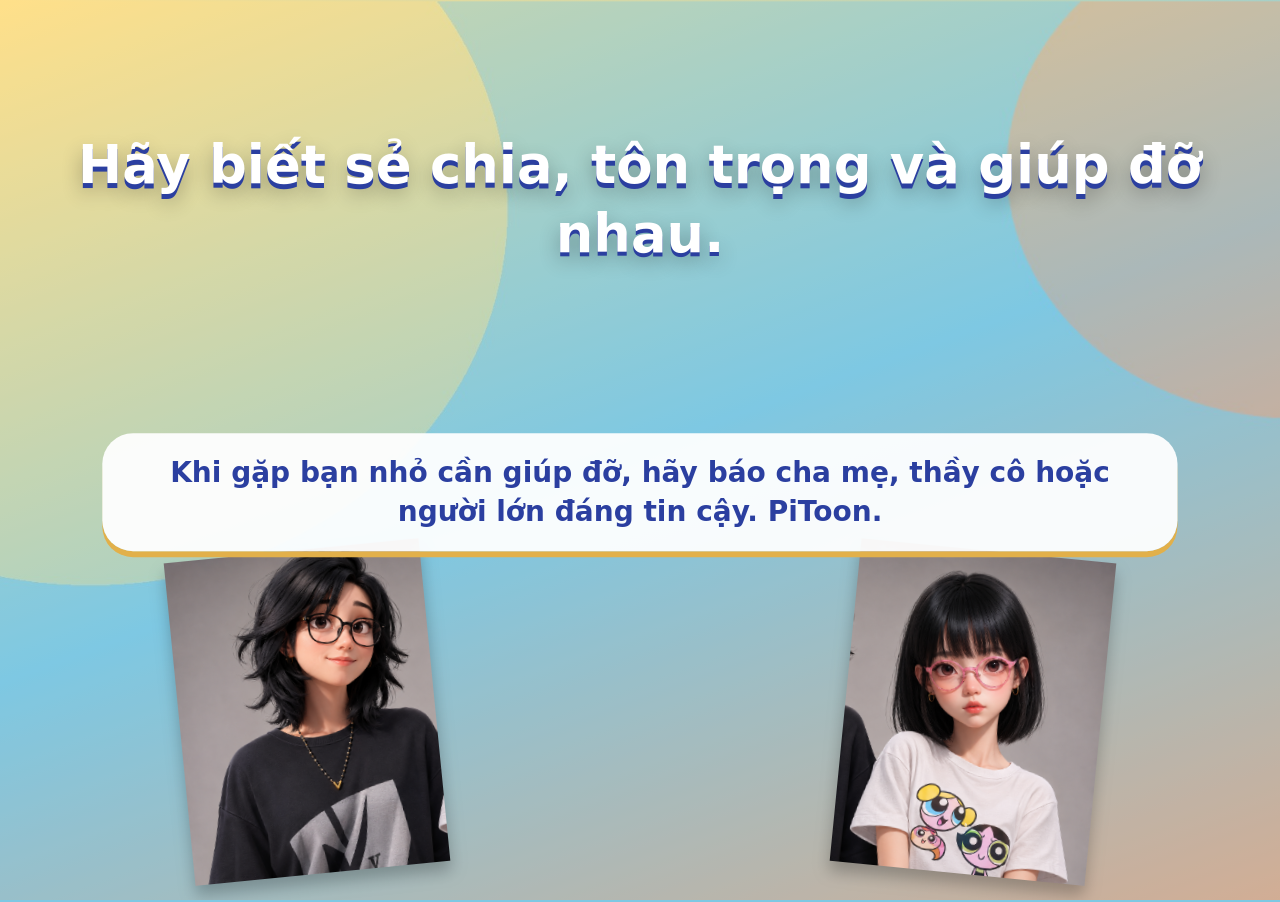
<file: films/thao_sisters/motion/templates/outro.html>
<!doctype html><html><head><meta charset=utf-8>
<link rel=stylesheet href=base.css>
<style>
body{background:linear-gradient(160deg,#FFE08A,#7EC8E3 50%,#FF9F6B);font-family:DejaVu Sans,Segoe UI,system-ui,sans-serif}
.cta{position:absolute;left:50%;top:22%;transform:translate(-50%,-50%) scale(0);font-size:clamp(22px,4.2vw,48px);
  font-weight:900;color:#fff;text-align:center;text-shadow:0 4px 0 #2B3FA0,0 8px 18px rgba(0,0,0,.3);width:90%;line-height:1.3}
.lesson{position:absolute;left:50%;top:48%;transform:translateX(-50%) scale(0);width:84%;font-size:clamp(15px,2.6vw,28px);text-align:center;
  font-weight:700;color:#2B3FA0;background:rgba(255,255,255,.94);border-radius:1.1em;padding:.7em 1em;box-shadow:0 6px 0 #E2B04A;line-height:1.4}
.char{position:absolute;bottom:3%;width:32%;height:36%;object-fit:contain;object-position:bottom;filter:drop-shadow(0 10px 8px rgba(0,0,0,.25));opacity:0}
.char.nguyen{left:8%} .char.my{right:8%}
</style></head><body>
<div class=stage>
  <div class=bg style="background:url('../assets/bg.jpg') center/cover;position:absolute;inset:0;opacity:.35"></div>
  <img class="char nguyen" id=nguyen src="../assets/nguyen.png" alt="">
  <img class="char my" id=my src="../assets/my.png" alt="">
  <div class=cta id=cta>Hãy biết sẻ chia, tôn trọng và giúp đỡ nhau.</div>
  <div class=lesson id=lesson>Khi gặp bạn nhỏ cần giúp đỡ, hãy báo cha mẹ, thầy cô hoặc người lớn đáng tin cậy. PiToon.</div>
</div>
<script>
class S{constructor(x=0,k=200,c=14){this.x=x;this.v=0;this.k=k;this.c=c;this.t=x}
set(t){this.t=t} step(dt){const a=-this.k*(this.x-this.t)-this.c*this.v;this.v+=a*dt;this.x+=this.v*dt;return this.x}}
const sA=new S,sL=new S,sN=new S,sM=new S; let start=0,prev=0;
function f(now){if(!start)start=now; const t=(now-start)/1000,dt=Math.min(.033,(now-prev)/1000||.016);prev=now;
  if(t>.1)sA.set(1); if(t>.45)sL.set(1); if(t>.2){sN.set(1);sM.set(1)}
  const A=sA.step(dt),L=sL.step(dt),N=sN.step(dt),M=sM.step(dt), bob=Math.sin(t*2.5)*3, w=Math.sin(t*5)*8;
  document.querySelector('.stage').style.transform=`translateY(${bob}px)`;
  cta.style.transform=`translate(-50%,-50%) scale(${.4+A*.7})`;
  lesson.style.transform=`translateX(-50%) scale(${.5+L*.5})`;
  nguyen.style.opacity=N; nguyen.style.transform=`translateY(${(1-N)*28}%) rotate(${w}deg)`;
  my.style.opacity=M; my.style.transform=`translateY(${(1-M)*28}%) rotate(${-w}deg)`;
  requestAnimationFrame(f)}
requestAnimationFrame(f); window.__DURATION=4.0; window.__READY=true;
</script></body></html>
</file>
<file: intro.css>
/* PiToon intro v2 (official art) + brand tokens used by the app */
:root{
  --pt-sky:#7ec8e3; --pt-sky2:#b9e4f4; --pt-cream:#f3e4c4; --pt-coral:#ff6b3d;
  --pt-royal:#2b3fa0; --pt-gold:#e8b84a; --pt-pink:#ff6b9a; --pt-ink:#1e2a4a;
  --pt-ant:#e8622c; --pt-yellow:#ffc812; --pt-lens:#fff8; --pt-glass:#1a1a1a;
}
.pti{position:fixed;inset:0;z-index:100;overflow:hidden;background:#bfe6f6;
  font-family:Fredoka,Nunito,system-ui,sans-serif;color:var(--pt-ink);-webkit-user-select:none;user-select:none;
  -webkit-tap-highlight-color:transparent}
.pti.is-out{opacity:0;pointer-events:none;transition:opacity .45s ease}
.pti img{-webkit-user-drag:none;user-select:none}
.pti-bg{position:absolute;inset:0;overflow:hidden;transform:scale(var(--pti-zoom,1));transform-origin:50% 50%;
  background:linear-gradient(180deg,#8fd3f0 0%,#c4ecfa 46%,#fff4d6 72%,#ffe3a6 100%)}
.pti-bg i{position:absolute;display:block;border-radius:50%}
.pti-sun{width:28vmin;height:28vmin;right:-6vmin;top:-6vmin;background:radial-gradient(circle,#fff9d6 0 40%,#ffe58a 55%,#ffe58a00 72%)}
.pti-cloud{width:22vmin;height:7vmin;background:#fff;opacity:.9;filter:blur(.3px);
  box-shadow:6vmin -3vmin 0 1vmin #fff,13vmin -1vmin 0 0 #fff}
.pti-cloud.c1{left:6%;top:9%}.pti-cloud.c2{left:58%;top:19%;transform:scale(.7);opacity:.75}
.pti-hill.h1{left:-30%;right:-10%;bottom:-38vh;height:62vh;border-radius:50%;background:radial-gradient(ellipse at 50% 20%,#9be07e,#6cc35a 60%,#59ad4b)}
.pti-hill.h2{left:40%;right:-40%;bottom:-44vh;height:62vh;border-radius:50%;background:radial-gradient(ellipse at 40% 18%,#b3ea8f,#7fcd63 60%,#62b350)}
.pti-track{position:absolute;left:0;right:0;height:3px;margin-top:-1px;transform-origin:50% 50%;opacity:0;
  background:linear-gradient(90deg,#1e2a4a00,#1e2a4a66 8%,#1e2a4a88 50%,#1e2a4a66 92%,#1e2a4a00);border-radius:2px}
.pti-rope{position:absolute;inset:0;width:100%;height:100%;overflow:visible;opacity:0;pointer-events:none}
.pti-rope path{fill:none;stroke:#8a5a2b;stroke-width:3;stroke-linecap:round;stroke-dasharray:1 0}
.pti-logo{position:absolute;inset:0;pointer-events:none}
.pti-logo .pc,.pti-o,.pti-ant,.pti-bulb,.pti-thumb{position:absolute;left:0;top:0;will-change:transform}
.pti-logo .pc{display:block;filter:drop-shadow(0 6px 4px #5a3a0030)}
.pti-o{border-radius:50%;opacity:0;pointer-events:none;
  background:radial-gradient(circle at 50% 50%,transparent 0 38%,#d98a00 39%,#ffcf2a 50%,#fff3a8 60%,#ffd21f 72%,#f0a300 90%,#d98a00 100%);
  filter:drop-shadow(0 5px 3px #5a3a0035)}
.pti-ant{pointer-events:none;filter:drop-shadow(0 14px 10px #3a241c33)}
.pti-ant > img.pti-ant-full{position:absolute;inset:0;display:block;width:100%;height:100%;opacity:0;pointer-events:none}
.pti-rig{position:absolute;inset:0;width:100%;height:100%}
.pti-rig .pr{position:absolute;left:0;top:0;width:100%;height:100%;pointer-events:none;will-change:transform}
.pti-rig .pr > img{position:absolute;display:block;height:auto;max-width:none;border:0;pointer-events:none}
.pti-glint{position:absolute;border-radius:50%;overflow:hidden;opacity:0;pointer-events:none;--g:-60%;
  background:linear-gradient(115deg,transparent calc(var(--g) - 14%),#ffffffd0 var(--g),transparent calc(var(--g) + 10%))}
.pti-glint.g0{left:36.4%;top:22.6%;width:24.8%;height:22.6%}
.pti-glint.g1{left:68.3%;top:18.1%;width:26%;height:23.8%}
.pti-bulb{line-height:1;opacity:0;transform-origin:50% 100%;filter:drop-shadow(0 0 14px #fff3a0)}
.pti-thumb{opacity:0;transform-origin:50% 100%;pointer-events:none}
.pti-thumb-stack{position:relative;display:block;width:100%}
.pti-thumb-stack img{display:block;width:100%;height:auto;filter:drop-shadow(0 10px 10px #3a241c40)}
.pti-thumb-squint{position:absolute;left:0;top:0;opacity:0}
.pti-thumb b{position:absolute;left:104%;top:6%;transform:scale(0);transform-origin:0 50%;white-space:nowrap;background:#fff;color:var(--pt-coral);
  font:800 clamp(36px,7.4vmin,80px)/1 Fredoka,Nunito,system-ui,sans-serif;padding:.28em .58em;border-radius:999px;box-shadow:0 7px 0 #ff6b3d55;
  opacity:0;pointer-events:none;letter-spacing:.02em}
.pti-thumb.is-port b{left:50%;top:-6%;transform-origin:50% 100%;transform:translate(-50%,-100%) scale(0)}
.pti-fx{position:absolute;inset:0;width:100%;height:100%;pointer-events:none}
.pti-flash{position:absolute;inset:0;background:radial-gradient(circle,#fff 0 40%,#fff6fb 70%,#ffe3f4);opacity:0;pointer-events:none}
.pti-skip,.pti-snd{position:absolute;z-index:5;border:0;border-radius:999px;font:700 15px/1 Fredoka,Nunito,system-ui,sans-serif;
  padding:11px 18px;cursor:pointer;background:#fff;color:var(--pt-royal);box-shadow:0 4px 0 #2b3fa033}
.pti-skip{right:max(12px,env(safe-area-inset-right));bottom:max(14px,env(safe-area-inset-bottom));
  font:600 12px/1 Fredoka,Nunito,system-ui,sans-serif;padding:7px 12px;
  background:#ffffffcc;color:var(--pt-royal);box-shadow:0 2px 0 #2b3fa022;backdrop-filter:blur(6px)}
.pti-snd{right:max(14px,env(safe-area-inset-right));top:max(14px,env(safe-area-inset-top));width:44px;height:44px;padding:0}
.pti.is-reduce .pti-ant,.pti.is-reduce .pti-track,.pti.is-reduce .pti-rope,.pti.is-reduce .pti-o,
.pti.is-reduce .pti-bulb,.pti.is-reduce .pti-thumb,.pti.is-reduce .pti-fx,.pti.is-reduce .pti-flash{opacity:0!important;pointer-events:none}
.pti-skip:hover,.pti-snd:hover{transform:translateY(-1px)}
.pti-skip:focus-visible,.pti-snd:focus-visible{outline:3px solid var(--pt-royal);outline-offset:2px}
@media (prefers-reduced-motion:reduce){.pti.is-out{transition:none}}

.pti-unmute{position:absolute;left:50%;bottom:max(22px,env(safe-area-inset-bottom));z-index:6;
  border:0;border-radius:999px;font:700 16px/1 Fredoka,Nunito,system-ui,sans-serif;
  padding:12px 20px;cursor:pointer;background:#fff;color:var(--pt-royal);
  box-shadow:0 4px 0 #2b3fa033;opacity:0;pointer-events:none;
  transform:translateX(-50%);transition:opacity .25s}
.pti-unmute.on{opacity:1;pointer-events:auto;animation:pti-bob 1.15s ease-in-out infinite}
.pti-unmute:hover{filter:brightness(1.05)}
.pti-unmute:focus-visible{outline:3px solid var(--pt-royal);outline-offset:2px}
@keyframes pti-bob{0%,100%{transform:translateX(-50%) translateY(0)}50%{transform:translateX(-50%) translateY(-5px)}}
@media (prefers-reduced-motion:reduce){.pti-unmute.on{animation:none}}
</file>
